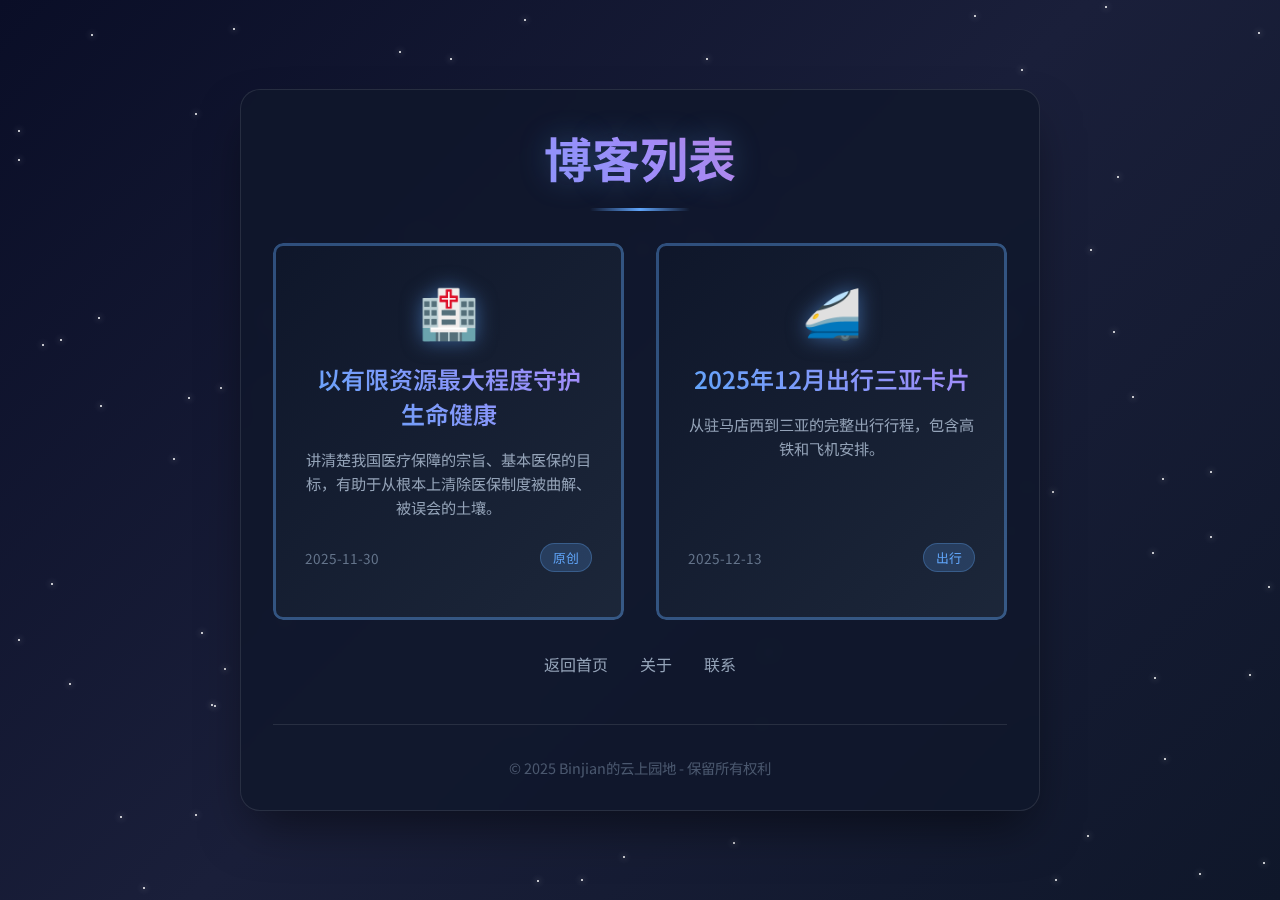
<file: blog.html>
<!DOCTYPE html>
<html lang="zh-CN">
<head>
    <meta charset="UTF-8">
    <meta name="viewport" content="width=device-width, initial-scale=1.0">
    <title>博客列表 | Binjian的秘密园地</title>
    <link rel="stylesheet" href="css/style.css">
    <link rel="preconnect" href="https://fonts.googleapis.com">
    <link rel="preconnect" href="https://fonts.gstatic.com" crossorigin>
    <link href="https://fonts.googleapis.com/css2?family=Noto+Sans+SC:wght@300;400;700&display=swap" rel="stylesheet">
</head>
<body>
    <div class="container">
        <div class="stars"></div>
        <div class="content">
            <header>
                <h1 class="title">博客列表</h1>
                <div class="divider"></div>
            </header>
            <main>
                
                <div class="windows-grid">
                    <article class="window-card" onclick="window.location.href='blog/youxian-ziyuan-shouhu-jiankang.html'">
                        <div class="window-content">
                            <div class="window-symbol">🏥</div>
                            <h2 class="window-title">以有限资源最大程度守护生命健康</h2>
                            <p class="window-description">讲清楚我国医疗保障的宗旨、基本医保的目标，有助于从根本上清除医保制度被曲解、被误会的土壤。</p>
                            <div class="window-meta">
                                <span class="window-date">2025-11-30</span>
                                <span class="window-tag">原创</span>
                            </div>
                        </div>
                        <div class="window-frame"></div>
                    </article>
                    
                    <article class="window-card" onclick="window.location.href='blog/trip-card-20251213.html'">
                        <div class="window-content">
                            <div class="window-symbol">🚄</div>
                            <h2 class="window-title">2025年12月出行三亚卡片</h2>
                            <p class="window-description">从驻马店西到三亚的完整出行行程，包含高铁和飞机安排。</p>
                            <div class="window-meta">
                                <span class="window-date">2025-12-13</span>
                                <span class="window-tag">出行</span>
                            </div>
                        </div>
                        <div class="window-frame"></div>
                    </article>
                </div>
                
                <div class="navigation">
                    <nav>
                        <ul>
                            <li><a href="index.html" class="nav-link">返回首页</a></li>
                            <li><a href="#" class="nav-link">关于</a></li>
                            <li><a href="#" class="nav-link" onclick="showQRCode(); return false;">联系</a></li>
                        </ul>
                    </nav>
                </div>
            </main>
            <footer>
                <p class="footer-text">© 2025 Binjian的云上园地 - 保留所有权利</p>
            </footer>
        </div>
    </div>
    
    <!-- 二维码弹窗 -->
    <div id="qrModal" class="qr-modal">
        <div class="qr-modal-content">
            <span class="qr-close" onclick="closeQRCode()">&times;</span>
            <h3 class="qr-title">联系Binjian</h3>
            <img src="联系二维码.png" alt="联系二维码" class="qr-image">
            <p class="qr-description">扫描二维码添加联系方式</p>
        </div>
    </div>
    
    <script>
        // 创建动态星空背景
        function createStars() {
            const starsContainer = document.querySelector('.stars');
            const numberOfStars = 100;
            
            for (let i = 0; i < numberOfStars; i++) {
                const star = document.createElement('div');
                star.className = 'star';
                star.style.left = Math.random() * 100 + '%';
                star.style.top = Math.random() * 100 + '%';
                star.style.animationDelay = Math.random() * 3 + 's';
                star.style.animationDuration = (Math.random() * 3 + 2) + 's';
                starsContainer.appendChild(star);
            }
        }
        
        window.addEventListener('load', createStars);
        
        // 二维码弹窗功能
        function showQRCode() {
            document.getElementById('qrModal').style.display = 'block';
        }
        
        function closeQRCode() {
            document.getElementById('qrModal').style.display = 'none';
        }
        
        // 点击弹窗外部关闭
        window.onclick = function(event) {
            const modal = document.getElementById('qrModal');
            if (event.target == modal) {
                modal.style.display = 'none';
            }
        }
    </script>
</body>
</html>
</file>
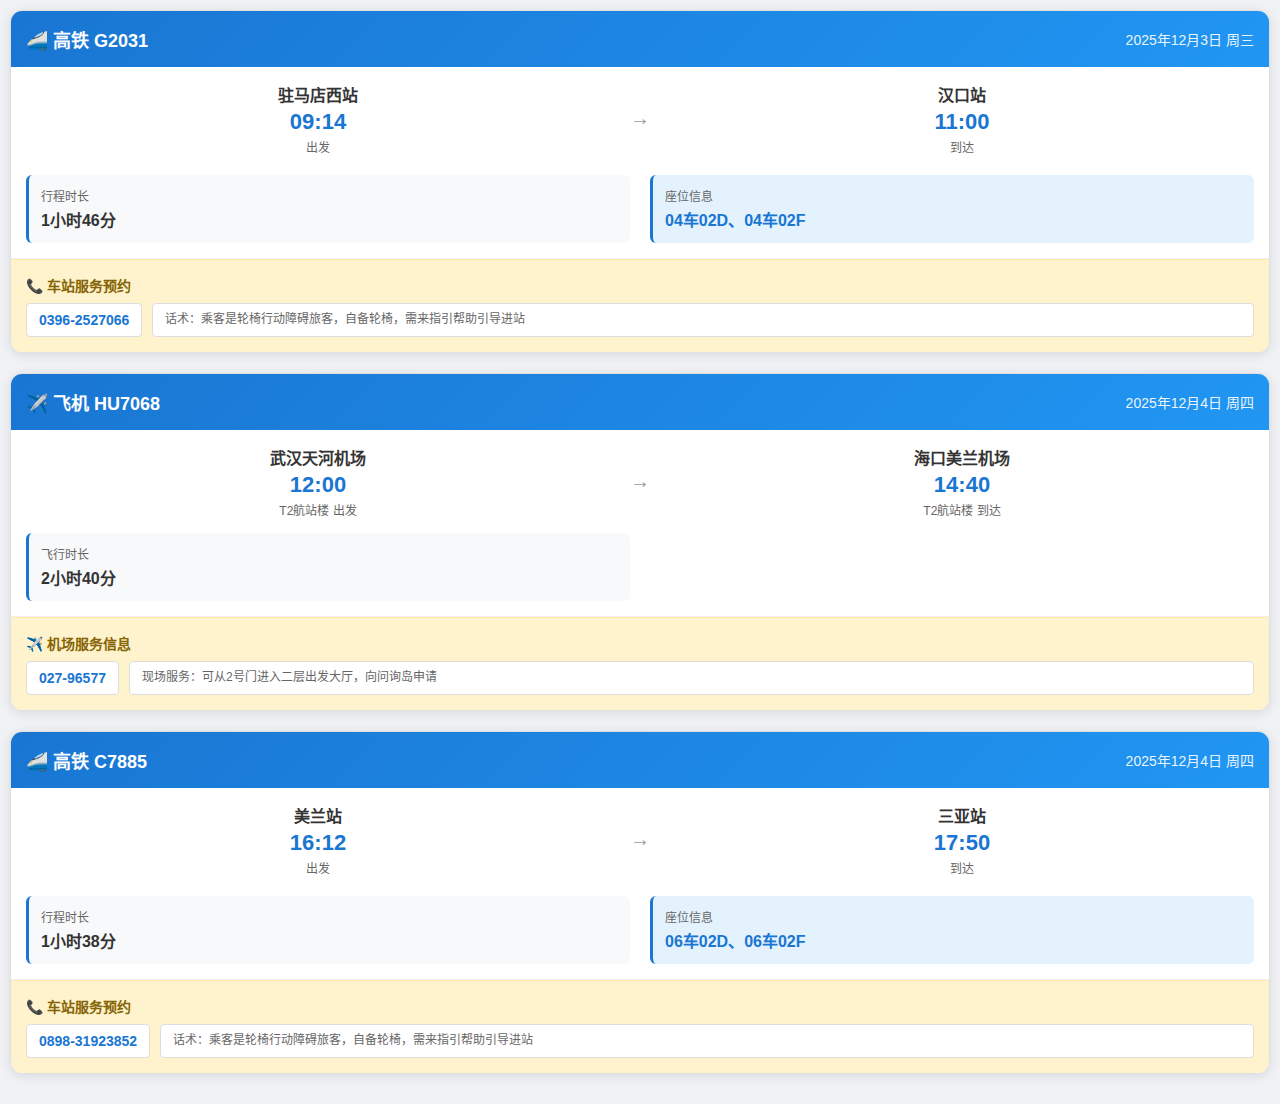
<file: trip_card.html>
<!DOCTYPE html>
<html lang="zh-CN">
<head>
    <meta charset="UTF-8">
    <meta name="viewport" content="width=device-width, initial-scale=1.0">
    <title>出行卡片</title>
    <style>
        * {
            margin: 0;
            padding: 0;
            box-sizing: border-box;
        }

        body {
            font-family: 'Microsoft YaHei', Arial, sans-serif;
            background: #f0f2f5;
            min-height: 100vh;
            padding: 10px;
            margin: 0;
        }

        .trip-container {
            max-width: 100%;
            margin: 0 auto;
        }

        .trip-card {
            background: white;
            border-radius: 12px;
            box-shadow: 0 2px 12px rgba(0, 0, 0, 0.1);
            margin-bottom: 20px;
            overflow: hidden;
            border: 1px solid #e0e0e0;
        }

        .card-header {
            background: linear-gradient(135deg, #1976d2, #2196f3);
            color: white;
            padding: 15px;
            display: flex;
            justify-content: space-between;
            align-items: center;
        }

        .transport-type {
            font-size: 18px;
            font-weight: bold;
            display: flex;
            align-items: center;
            gap: 8px;
        }

        .date-info {
            text-align: right;
            font-size: 14px;
            opacity: 0.9;
        }

        .route-section {
            padding: 15px;
            border-bottom: 1px solid #f0f0f0;
        }

        .route-main {
            display: flex;
            align-items: center;
            justify-content: space-between;
            margin-bottom: 20px;
        }

        .station {
            text-align: center;
            flex: 1;
        }

        .station-name {
            font-size: 16px;
            font-weight: bold;
            color: #333;
            margin-bottom: 3px;
        }

        .station-time {
            font-size: 22px;
            font-weight: bold;
            color: #1976d2;
        }

        .station-date {
            font-size: 12px;
            color: #666;
            margin-top: 3px;
        }

        .route-arrow {
            flex: 0 0 60px;
            text-align: center;
            font-size: 20px;
            color: #999;
        }

        .trip-details {
            display: grid;
            grid-template-columns: 1fr 1fr;
            gap: 20px;
        }

        .detail-item {
            background: #f8f9fa;
            padding: 12px;
            border-radius: 6px;
            border-left: 3px solid #1976d2;
        }

        .detail-label {
            font-size: 12px;
            color: #666;
            margin-bottom: 3px;
        }

        .detail-value {
            font-size: 16px;
            font-weight: bold;
            color: #333;
        }

        .seats {
            background: #e3f2fd;
            border-left-color: #1976d2;
        }

        .seats .detail-value {
            color: #1976d2;
            font-size: 16px;
        }

        .service-section {
            background: #fff3cd;
            padding: 15px;
            border-top: 1px solid #ffeaa7;
        }

        .service-title {
            font-size: 14px;
            font-weight: bold;
            color: #856404;
            margin-bottom: 8px;
            display: flex;
            align-items: center;
            gap: 6px;
        }

        .service-content {
            display: flex;
            gap: 10px;
            align-items: flex-start;
        }

        .service-phone {
            background: white;
            padding: 8px 12px;
            border-radius: 4px;
            border: 1px solid #ddd;
            font-weight: bold;
            color: #1976d2;
            white-space: nowrap;
            font-size: 14px;
        }

        .service-script {
            flex: 1;
            font-size: 12px;
            color: #666;
            line-height: 1.3;
            background: white;
            padding: 8px 12px;
            border-radius: 4px;
            border: 1px solid #ddd;
        }

        .flight-card .route-main {
            margin-bottom: 15px;
        }

        .airport-info {
            display: flex;
            justify-content: space-between;
            margin-top: 10px;
            font-size: 14px;
            color: #666;
        }

        .airport {
            text-align: center;
        }

        .special-notice {
            background: #ffebee;
            border: 1px solid #ffcdd2;
            border-radius: 6px;
            padding: 12px;
            margin-bottom: 15px;
            display: flex;
            align-items: center;
            gap: 8px;
        }

        .special-notice-icon {
            font-size: 20px;
            color: #d32f2f;
        }

        .special-notice-text {
            flex: 1;
            font-size: 13px;
            color: #d32f2f;
            line-height: 1.3;
        }

        @media (max-width: 768px) {
            .trip-container {
                margin: 0;
                padding: 5px;
            }
            
            .route-main {
                flex-direction: row;
                gap: 10px;
                align-items: center;
            }
            
            .route-arrow {
                flex: 0 0 30px;
                font-size: 18px;
            }
            
            .station {
                flex: 1;
                text-align: center;
            }
            
            .trip-details {
                grid-template-columns: 1fr;
                gap: 10px;
            }
            
            .service-content {
                flex-direction: column;
                gap: 8px;
            }
        }
    </style>
</head>
<body>
    <div class="trip-container">
        

        <div class="trip-card">
            <div class="card-header">
                <div class="transport-type">🚄 高铁 G2031</div>
                <div class="date-info">2025年12月3日 周三</div>
            </div>
            
            <div class="route-section">
                <div class="route-main">
                    <div class="station">
                        <div class="station-name">驻马店西站</div>
                        <div class="station-time">09:14</div>
                        <div class="station-date">出发</div>
                    </div>
                    
                    <div class="route-arrow">→</div>
                    
                    <div class="station">
                        <div class="station-name">汉口站</div>
                        <div class="station-time">11:00</div>
                        <div class="station-date">到达</div>
                    </div>
                </div>
                
                <div class="trip-details">
                    <div class="detail-item">
                        <div class="detail-label">行程时长</div>
                        <div class="detail-value">1小时46分</div>
                    </div>
                    
                    <div class="detail-item seats">
                        <div class="detail-label">座位信息</div>
                        <div class="detail-value">04车02D、04车02F</div>
                    </div>
                </div>
            </div>
            
            <div class="service-section">
                <div class="service-title">📞 车站服务预约</div>
                <div class="service-content">
                    <div class="service-phone">0396-2527066</div>
                    <div class="service-script">
                        话术：乘客是轮椅行动障碍旅客，自备轮椅，需来指引帮助引导进站
                    </div>
                </div>
            </div>
        </div>

        <div class="trip-card flight-card">
            <div class="card-header">
                <div class="transport-type">✈️ 飞机 HU7068</div>
                <div class="date-info">2025年12月4日 周四</div>
            </div>
            
            <div class="route-section">
                <div class="route-main">
                    <div class="station">
                        <div class="station-name">武汉天河机场</div>
                        <div class="station-time">12:00</div>
                        <div class="station-date">T2航站楼 出发</div>
                    </div>
                    
                    <div class="route-arrow">→</div>
                    
                    <div class="station">
                        <div class="station-name">海口美兰机场</div>
                        <div class="station-time">14:40</div>
                        <div class="station-date">T2航站楼 到达</div>
                    </div>
                </div>
                
                <div class="trip-details">
                    <div class="detail-item">
                        <div class="detail-label">飞行时长</div>
                        <div class="detail-value">2小时40分</div>
                    </div>
                </div>
            </div>
            
            <div class="service-section">
                <div class="service-title">✈️ 机场服务信息</div>
                <div class="service-content">
                    <div class="service-phone">027-96577</div>
                    <div class="service-script">
                        现场服务：可从2号门进入二层出发大厅，向问询岛申请
                    </div>
                </div>
            </div>
        </div>

        <div class="trip-card">
            <div class="card-header">
                <div class="transport-type">🚄 高铁 C7885</div>
                <div class="date-info">2025年12月4日 周四</div>
            </div>
            
            <div class="route-section">
                <div class="route-main">
                    <div class="station">
                        <div class="station-name">美兰站</div>
                        <div class="station-time">16:12</div>
                        <div class="station-date">出发</div>
                    </div>
                    
                    <div class="route-arrow">→</div>
                    
                    <div class="station">
                        <div class="station-name">三亚站</div>
                        <div class="station-time">17:50</div>
                        <div class="station-date">到达</div>
                    </div>
                </div>
                
                <div class="trip-details">
                    <div class="detail-item">
                        <div class="detail-label">行程时长</div>
                        <div class="detail-value">1小时38分</div>
                    </div>
                    
                    <div class="detail-item seats">
                        <div class="detail-label">座位信息</div>
                        <div class="detail-value">06车02D、06车02F</div>
                    </div>
                </div>
            </div>
            
            <div class="service-section">
                <div class="service-title">📞 车站服务预约</div>
                <div class="service-content">
                    <div class="service-phone">0898-31923852</div>
                    <div class="service-script">
                        话术：乘客是轮椅行动障碍旅客，自备轮椅，需来指引帮助引导进站
                    </div>
                </div>
            </div>
        </div>
    </div>
</body>
</html>
</file>
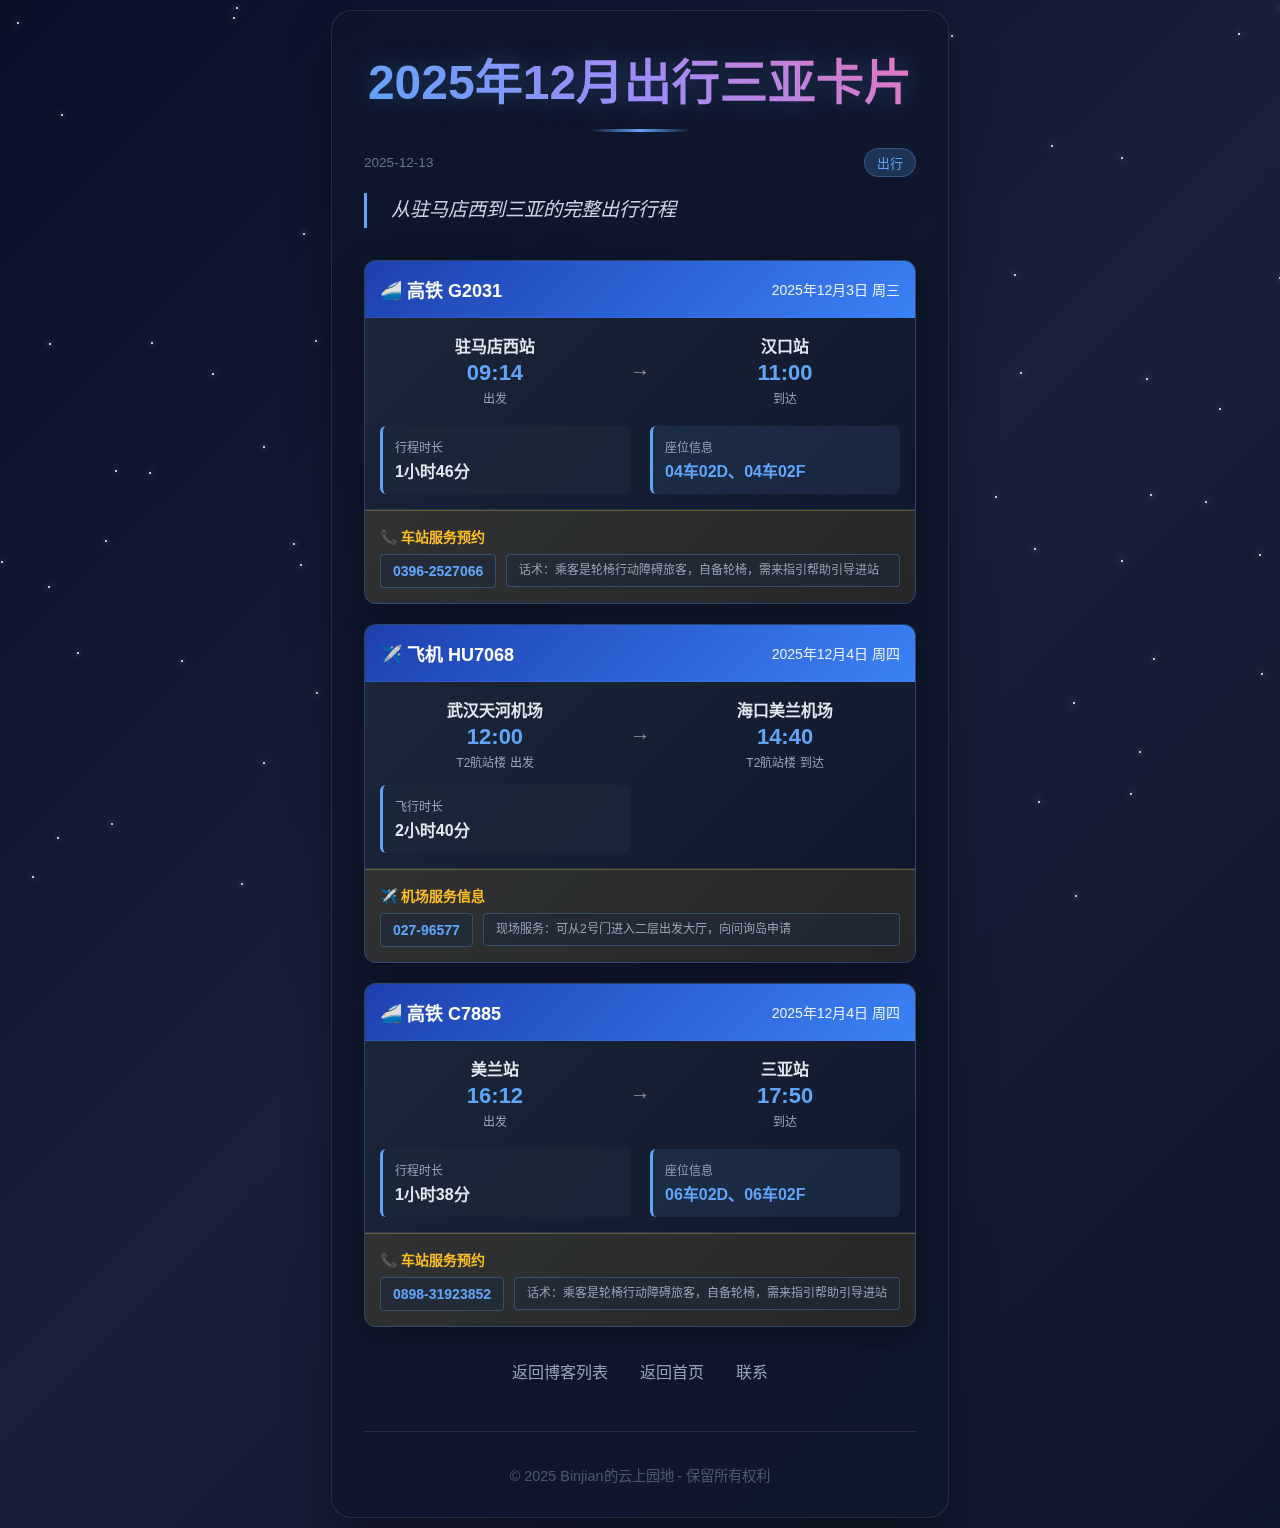
<file: blog/trip-card-20251213.html>
<!DOCTYPE html>
<html lang="zh-CN">
<head>
    <meta charset="UTF-8">
    <meta name="viewport" content="width=device-width, initial-scale=1.0">
    <title>2025年12月出行三亚卡片 | Binjian的云上园地</title>
    <link rel="stylesheet" href="../css/style.css">
    <link rel="preconnect" href="https://fonts.googleapis.com">
    <link rel="preconnect" href="https://fonts.gstatic.com" crossorigin>
    <link href="https://fonts.googleapis.com/css2?family=Noto+Sans+SC:wght@300;400;700&display=swap" rel="stylesheet">
    <style>
        * {
            margin: 0;
            padding: 0;
            box-sizing: border-box;
        }

        body {
            font-family: 'Microsoft YaHei', Arial, sans-serif;
            background: linear-gradient(135deg, #0a0e27 0%, #1a1f3a 50%, #0f172a 100%);
            color: #e2e8f0;
            min-height: 100vh;
            padding: 10px;
            margin: 0;
        }

        .trip-container {
            max-width: 100%;
            margin: 0 auto;
        }

        .trip-card {
            background: linear-gradient(135deg, rgba(30, 41, 59, 0.9), rgba(15, 23, 42, 0.9));
            border-radius: 12px;
            box-shadow: 0 8px 32px rgba(0, 0, 0, 0.3);
            margin-bottom: 20px;
            overflow: hidden;
            border: 1px solid rgba(96, 165, 250, 0.3);
            backdrop-filter: blur(10px);
        }

        .card-header {
            background: linear-gradient(135deg, #1e40af, #3b82f6);
            color: white;
            padding: 15px;
            display: flex;
            justify-content: space-between;
            align-items: center;
            border-bottom: 1px solid rgba(96, 165, 250, 0.2);
        }

        .transport-type {
            font-size: 18px;
            font-weight: bold;
            display: flex;
            align-items: center;
            gap: 8px;
        }

        .date-info {
            text-align: right;
            font-size: 14px;
            opacity: 0.9;
        }

        .route-section {
            padding: 15px;
            border-bottom: 1px solid rgba(96, 165, 250, 0.2);
        }

        .route-main {
            display: flex;
            align-items: center;
            justify-content: space-between;
            margin-bottom: 20px;
        }

        .station {
            text-align: center;
            flex: 1;
        }

        .station-name {
            font-size: 16px;
            font-weight: bold;
            color: #e2e8f0;
            margin-bottom: 3px;
        }

        .station-time {
            font-size: 22px;
            font-weight: bold;
            color: #60a5fa;
        }

        .station-date {
            font-size: 12px;
            color: #94a3b8;
            margin-top: 3px;
        }

        .route-arrow {
            flex: 0 0 60px;
            text-align: center;
            font-size: 20px;
            color: #999;
        }

        .trip-details {
            display: grid;
            grid-template-columns: 1fr 1fr;
            gap: 20px;
        }

        .detail-item {
            background: rgba(30, 41, 59, 0.6);
            padding: 12px;
            border-radius: 6px;
            border-left: 3px solid #60a5fa;
        }

        .detail-label {
            font-size: 12px;
            color: #94a3b8;
            margin-bottom: 3px;
        }

        .detail-value {
            font-size: 16px;
            font-weight: bold;
            color: #e2e8f0;
        }

        .seats {
            background: rgba(96, 165, 250, 0.1);
            border-left-color: #60a5fa;
        }

        .seats .detail-value {
            color: #60a5fa;
            font-size: 16px;
        }

        .service-section {
            background: rgba(251, 191, 36, 0.1);
            padding: 15px;
            border-top: 1px solid rgba(251, 191, 36, 0.3);
        }

        .service-title {
            font-size: 14px;
            font-weight: bold;
            color: #fbbf24;
            margin-bottom: 8px;
            display: flex;
            align-items: center;
            gap: 6px;
        }

        .service-content {
            display: flex;
            gap: 10px;
            align-items: flex-start;
        }

        .service-phone {
            background: rgba(30, 41, 59, 0.6);
            padding: 8px 12px;
            border-radius: 4px;
            border: 1px solid rgba(96, 165, 250, 0.3);
            font-weight: bold;
            color: #60a5fa;
            white-space: nowrap;
            font-size: 14px;
        }

        .service-script {
            flex: 1;
            font-size: 12px;
            color: #94a3b8;
            line-height: 1.3;
            background: rgba(30, 41, 59, 0.6);
            padding: 8px 12px;
            border-radius: 4px;
            border: 1px solid rgba(96, 165, 250, 0.3);
        }

        .flight-card .route-main {
            margin-bottom: 15px;
        }

        .airport-info {
            display: flex;
            justify-content: space-between;
            margin-top: 10px;
            font-size: 14px;
            color: #94a3b8;
        }

        .airport {
            text-align: center;
        }

        .special-notice {
            background: rgba(239, 68, 68, 0.1);
            border: 1px solid rgba(239, 68, 68, 0.3);
            border-radius: 6px;
            padding: 12px;
            margin-bottom: 15px;
            display: flex;
            align-items: center;
            gap: 8px;
        }

        .special-notice-icon {
            font-size: 20px;
            color: #ef4444;
        }

        .special-notice-text {
            flex: 1;
            font-size: 13px;
            color: #ef4444;
            line-height: 1.3;
        }

        @media (max-width: 768px) {
            .trip-container {
                margin: 0;
                padding: 5px;
            }
            
            .route-main {
                flex-direction: row;
                gap: 10px;
                align-items: center;
            }
            
            .route-arrow {
                flex: 0 0 30px;
                font-size: 18px;
            }
            
            .station {
                flex: 1;
                text-align: center;
            }
            
            .trip-details {
                grid-template-columns: 1fr;
                gap: 10px;
            }
            
            .service-content {
                flex-direction: column;
                gap: 8px;
            }
        }
    </style>
</head>
<body>
    <div class="container">
        <div class="stars"></div>
        <div class="content">
            <header>
                <h1 class="title">2025年12月出行三亚卡片</h1>
                <div class="divider"></div>
            </header>
            <main>
                <article class="blog-article">
                    <div class="blog-meta">
                        <span class="blog-date">2025-12-13</span>
                        <span class="blog-tag">出行</span>
                    </div>
                    
                    <div class="blog-content">
                        <p class="blog-intro">从驻马店西到三亚的完整出行行程</p>
                        
                        <div class="trip-container">
        

        <div class="trip-card">
            <div class="card-header">
                <div class="transport-type">🚄 高铁 G2031</div>
                <div class="date-info">2025年12月3日 周三</div>
            </div>
            
            <div class="route-section">
                <div class="route-main">
                    <div class="station">
                        <div class="station-name">驻马店西站</div>
                        <div class="station-time">09:14</div>
                        <div class="station-date">出发</div>
                    </div>
                    
                    <div class="route-arrow">→</div>
                    
                    <div class="station">
                        <div class="station-name">汉口站</div>
                        <div class="station-time">11:00</div>
                        <div class="station-date">到达</div>
                    </div>
                </div>
                
                <div class="trip-details">
                    <div class="detail-item">
                        <div class="detail-label">行程时长</div>
                        <div class="detail-value">1小时46分</div>
                    </div>
                    
                    <div class="detail-item seats">
                        <div class="detail-label">座位信息</div>
                        <div class="detail-value">04车02D、04车02F</div>
                    </div>
                </div>
            </div>
            
            <div class="service-section">
                <div class="service-title">📞 车站服务预约</div>
                <div class="service-content">
                    <div class="service-phone">0396-2527066</div>
                    <div class="service-script">
                        话术：乘客是轮椅行动障碍旅客，自备轮椅，需来指引帮助引导进站
                    </div>
                </div>
            </div>
        </div>

        <div class="trip-card flight-card">
            <div class="card-header">
                <div class="transport-type">✈️ 飞机 HU7068</div>
                <div class="date-info">2025年12月4日 周四</div>
            </div>
            
            <div class="route-section">
                <div class="route-main">
                    <div class="station">
                        <div class="station-name">武汉天河机场</div>
                        <div class="station-time">12:00</div>
                        <div class="station-date">T2航站楼 出发</div>
                    </div>
                    
                    <div class="route-arrow">→</div>
                    
                    <div class="station">
                        <div class="station-name">海口美兰机场</div>
                        <div class="station-time">14:40</div>
                        <div class="station-date">T2航站楼 到达</div>
                    </div>
                </div>
                
                <div class="trip-details">
                    <div class="detail-item">
                        <div class="detail-label">飞行时长</div>
                        <div class="detail-value">2小时40分</div>
                    </div>
                </div>
            </div>
            
            <div class="service-section">
                <div class="service-title">✈️ 机场服务信息</div>
                <div class="service-content">
                    <div class="service-phone">027-96577</div>
                    <div class="service-script">
                        现场服务：可从2号门进入二层出发大厅，向问询岛申请
                    </div>
                </div>
            </div>
        </div>

        <div class="trip-card">
            <div class="card-header">
                <div class="transport-type">🚄 高铁 C7885</div>
                <div class="date-info">2025年12月4日 周四</div>
            </div>
            
            <div class="route-section">
                <div class="route-main">
                    <div class="station">
                        <div class="station-name">美兰站</div>
                        <div class="station-time">16:12</div>
                        <div class="station-date">出发</div>
                    </div>
                    
                    <div class="route-arrow">→</div>
                    
                    <div class="station">
                        <div class="station-name">三亚站</div>
                        <div class="station-time">17:50</div>
                        <div class="station-date">到达</div>
                    </div>
                </div>
                
                <div class="trip-details">
                    <div class="detail-item">
                        <div class="detail-label">行程时长</div>
                        <div class="detail-value">1小时38分</div>
                    </div>
                    
                    <div class="detail-item seats">
                        <div class="detail-label">座位信息</div>
                        <div class="detail-value">06车02D、06车02F</div>
                    </div>
                </div>
            </div>
            
            <div class="service-section">
                <div class="service-title">📞 车站服务预约</div>
                <div class="service-content">
                    <div class="service-phone">0898-31923852</div>
                    <div class="service-script">
                        话术：乘客是轮椅行动障碍旅客，自备轮椅，需来指引帮助引导进站
                    </div>
                </div>
            </div>
        </div>
    </div>
                    </div>
                </article>
                
                <div class="navigation">
                    <nav>
                        <ul>
                            <li><a href="../blog.html" class="nav-link">返回博客列表</a></li>
                            <li><a href="../index.html" class="nav-link">返回首页</a></li>
                            <li><a href="#" class="nav-link" onclick="showQRCode(); return false;">联系</a></li>
                        </ul>
                    </nav>
                </div>
            </main>
            <footer>
                <p class="footer-text">© 2025 Binjian的云上园地 - 保留所有权利</p>
            </footer>
        </div>
    </div>
    
    <!-- 二维码弹窗 -->
    <div id="qrModal" class="qr-modal">
        <div class="qr-modal-content">
            <span class="qr-close" onclick="closeQRCode()">&times;</span>
            <h3 class="qr-title">联系Binjian</h3>
            <img src="../联系二维码.png" alt="联系二维码" class="qr-image">
            <p class="qr-description">扫描二维码添加联系方式</p>
        </div>
    </div>
    
    <script>
        // 创建动态星空背景
        function createStars() {
            const starsContainer = document.querySelector('.stars');
            const numberOfStars = 100;
            
            for (let i = 0; i < numberOfStars; i++) {
                const star = document.createElement('div');
                star.className = 'star';
                star.style.left = Math.random() * 100 + '%';
                star.style.top = Math.random() * 100 + '%';
                star.style.animationDelay = Math.random() * 3 + 's';
                star.style.animationDuration = (Math.random() * 3 + 2) + 's';
                starsContainer.appendChild(star);
            }
        }
        
        window.addEventListener('load', createStars);
        
        // 二维码弹窗功能
        function showQRCode() {
            document.getElementById('qrModal').style.display = 'block';
        }
        
        function closeQRCode() {
            document.getElementById('qrModal').style.display = 'none';
        }
        
        // 点击弹窗外部关闭
        window.onclick = function(event) {
            const modal = document.getElementById('qrModal');
            if (event.target == modal) {
                modal.style.display = 'none';
            }
        }
    </script>
</body>
</html>
</file>
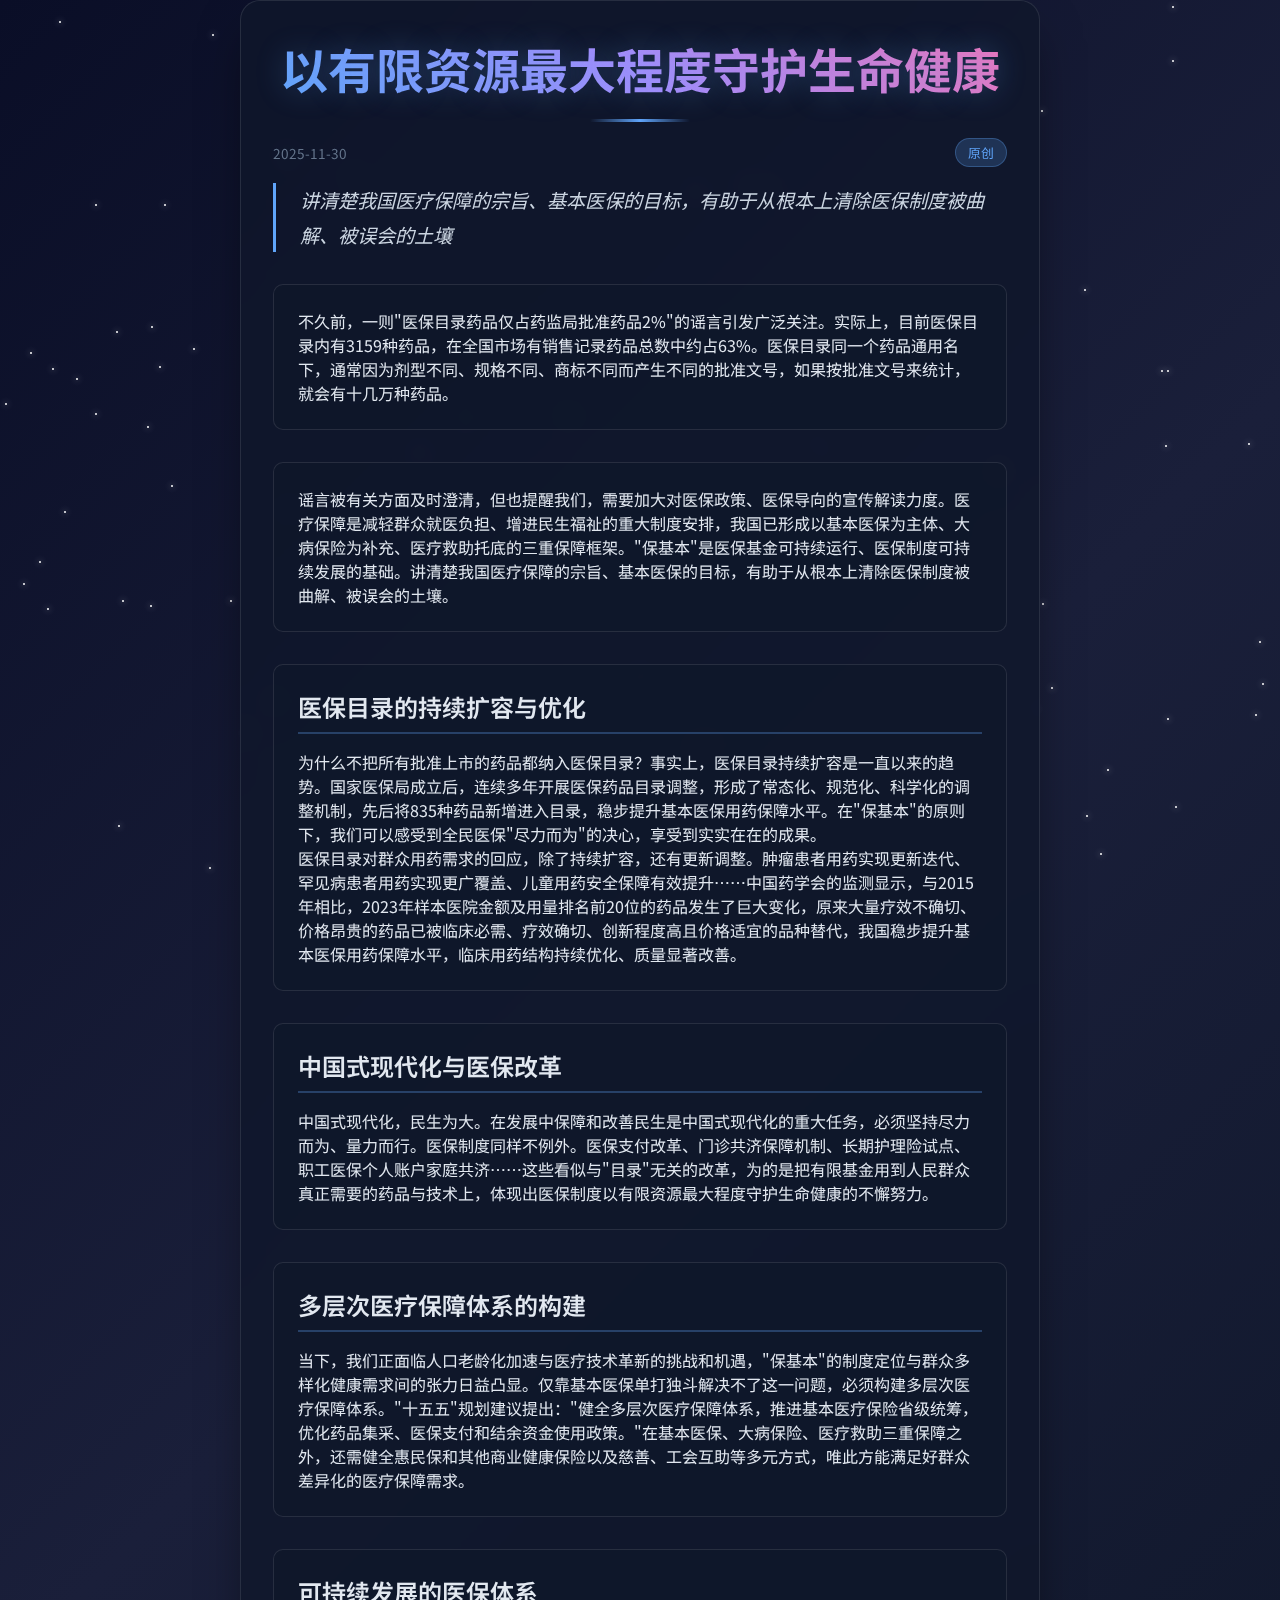
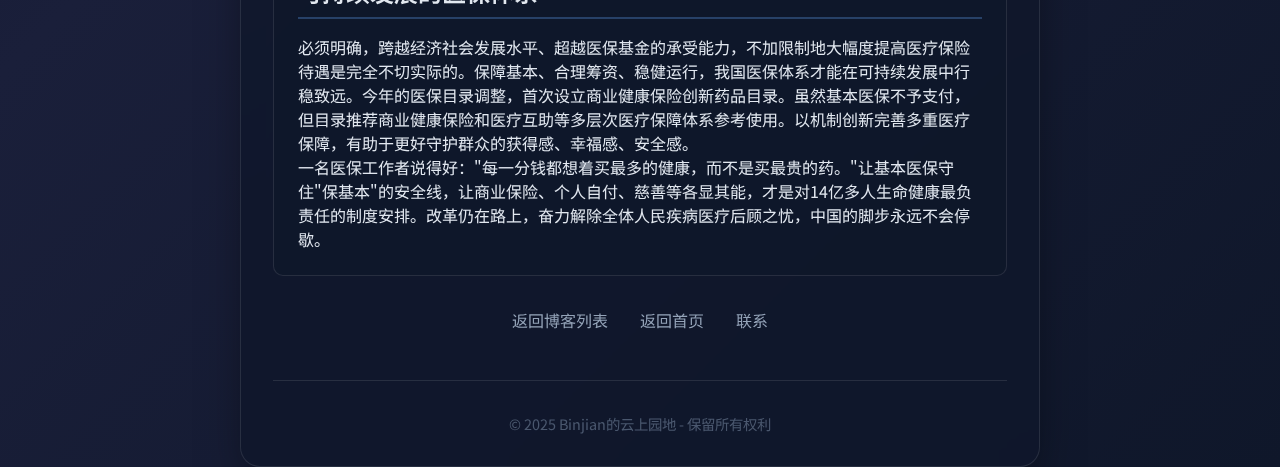
<file: blog/youxian-ziyuan-shouhu-jiankang.html>
<!DOCTYPE html>
<html lang="zh-CN">
<head>
    <meta charset="UTF-8">
    <meta name="viewport" content="width=device-width, initial-scale=1.0">
    <title>以有限资源最大程度守护生命健康 | Binjian的云上园地</title>
    <link rel="stylesheet" href="../css/style.css">
    <link rel="preconnect" href="https://fonts.googleapis.com">
    <link rel="preconnect" href="https://fonts.gstatic.com" crossorigin>
    <link href="https://fonts.googleapis.com/css2?family=Noto+Sans+SC:wght@300;400;700&display=swap" rel="stylesheet">
</head>
<body>
    <div class="container">
        <div class="stars"></div>
        <div class="content">
            <header>
                <h1 class="title">以有限资源最大程度守护生命健康</h1>
                <div class="divider"></div>
            </header>
            <main>
                <article class="blog-article">
                    <div class="blog-meta">
                        <span class="blog-date">2025-11-30</span>
                        <span class="blog-tag">原创</span>
                    </div>
                    
                    <div class="blog-content">
                        <p class="blog-intro">讲清楚我国医疗保障的宗旨、基本医保的目标，有助于从根本上清除医保制度被曲解、被误会的土壤</p>
                        
                        <div class="blog-section">
                            <p>不久前，一则"医保目录药品仅占药监局批准药品2%"的谣言引发广泛关注。实际上，目前医保目录内有3159种药品，在全国市场有销售记录药品总数中约占63%。医保目录同一个药品通用名下，通常因为剂型不同、规格不同、商标不同而产生不同的批准文号，如果按批准文号来统计，就会有十几万种药品。</p>
                        </div>
                        
                        <div class="blog-section">
                            <p>谣言被有关方面及时澄清，但也提醒我们，需要加大对医保政策、医保导向的宣传解读力度。医疗保障是减轻群众就医负担、增进民生福祉的重大制度安排，我国已形成以基本医保为主体、大病保险为补充、医疗救助托底的三重保障框架。"保基本"是医保基金可持续运行、医保制度可持续发展的基础。讲清楚我国医疗保障的宗旨、基本医保的目标，有助于从根本上清除医保制度被曲解、被误会的土壤。</p>
                        </div>
                        
                        <div class="blog-section">
                            <h2 class="section-title">医保目录的持续扩容与优化</h2>
                            <p>为什么不把所有批准上市的药品都纳入医保目录？事实上，医保目录持续扩容是一直以来的趋势。国家医保局成立后，连续多年开展医保药品目录调整，形成了常态化、规范化、科学化的调整机制，先后将835种药品新增进入目录，稳步提升基本医保用药保障水平。在"保基本"的原则下，我们可以感受到全民医保"尽力而为"的决心，享受到实实在在的成果。</p>
                            
                            <p>医保目录对群众用药需求的回应，除了持续扩容，还有更新调整。肿瘤患者用药实现更新迭代、罕见病患者用药实现更广覆盖、儿童用药安全保障有效提升……中国药学会的监测显示，与2015年相比，2023年样本医院金额及用量排名前20位的药品发生了巨大变化，原来大量疗效不确切、价格昂贵的药品已被临床必需、疗效确切、创新程度高且价格适宜的品种替代，我国稳步提升基本医保用药保障水平，临床用药结构持续优化、质量显著改善。</p>
                        </div>
                        
                        <div class="blog-section">
                            <h2 class="section-title">中国式现代化与医保改革</h2>
                            <p>中国式现代化，民生为大。在发展中保障和改善民生是中国式现代化的重大任务，必须坚持尽力而为、量力而行。医保制度同样不例外。医保支付改革、门诊共济保障机制、长期护理险试点、职工医保个人账户家庭共济……这些看似与"目录"无关的改革，为的是把有限基金用到人民群众真正需要的药品与技术上，体现出医保制度以有限资源最大程度守护生命健康的不懈努力。</p>
                        </div>
                        
                        <div class="blog-section">
                            <h2 class="section-title">多层次医疗保障体系的构建</h2>
                            <p>当下，我们正面临人口老龄化加速与医疗技术革新的挑战和机遇，"保基本"的制度定位与群众多样化健康需求间的张力日益凸显。仅靠基本医保单打独斗解决不了这一问题，必须构建多层次医疗保障体系。"十五五"规划建议提出："健全多层次医疗保障体系，推进基本医疗保险省级统筹，优化药品集采、医保支付和结余资金使用政策。"在基本医保、大病保险、医疗救助三重保障之外，还需健全惠民保和其他商业健康保险以及慈善、工会互助等多元方式，唯此方能满足好群众差异化的医疗保障需求。</p>
                        </div>
                        
                        <div class="blog-section">
                            <h2 class="section-title">可持续发展的医保体系</h2>
                            <p>必须明确，跨越经济社会发展水平、超越医保基金的承受能力，不加限制地大幅度提高医疗保险待遇是完全不切实际的。保障基本、合理筹资、稳健运行，我国医保体系才能在可持续发展中行稳致远。今年的医保目录调整，首次设立商业健康保险创新药品目录。虽然基本医保不予支付，但目录推荐商业健康保险和医疗互助等多层次医疗保障体系参考使用。以机制创新完善多重医疗保障，有助于更好守护群众的获得感、幸福感、安全感。</p>
                            
                            <p>一名医保工作者说得好："每一分钱都想着买最多的健康，而不是买最贵的药。"让基本医保守住"保基本"的安全线，让商业保险、个人自付、慈善等各显其能，才是对14亿多人生命健康最负责任的制度安排。改革仍在路上，奋力解除全体人民疾病医疗后顾之忧，中国的脚步永远不会停歇。</p>
                        </div>
                    </div>
                </article>
                
                <div class="navigation">
                    <nav>
                        <ul>
                            <li><a href="../blog.html" class="nav-link">返回博客列表</a></li>
                            <li><a href="../index.html" class="nav-link">返回首页</a></li>
                            <li><a href="#" class="nav-link" onclick="showQRCode(); return false;">联系</a></li>
                        </ul>
                    </nav>
                </div>
            </main>
            <footer>
                <p class="footer-text">© 2025 Binjian的云上园地 - 保留所有权利</p>
            </footer>
        </div>
    </div>
    
    <!-- 二维码弹窗 -->
    <div id="qrModal" class="qr-modal">
        <div class="qr-modal-content">
            <span class="qr-close" onclick="closeQRCode()">&times;</span>
            <h3 class="qr-title">联系Binjian</h3>
            <img src="../联系二维码.png" alt="联系二维码" class="qr-image">
            <p class="qr-description">扫描二维码添加联系方式</p>
        </div>
    </div>
    
    <script>
        // 创建动态星空背景
        function createStars() {
            const starsContainer = document.querySelector('.stars');
            const numberOfStars = 100;
            
            for (let i = 0; i < numberOfStars; i++) {
                const star = document.createElement('div');
                star.className = 'star';
                star.style.left = Math.random() * 100 + '%';
                star.style.top = Math.random() * 100 + '%';
                star.style.animationDelay = Math.random() * 3 + 's';
                star.style.animationDuration = (Math.random() * 3 + 2) + 's';
                starsContainer.appendChild(star);
            }
        }
        
        window.addEventListener('load', createStars);
        
        // 二维码弹窗功能
        function showQRCode() {
            document.getElementById('qrModal').style.display = 'block';
        }
        
        function closeQRCode() {
            document.getElementById('qrModal').style.display = 'none';
        }
        
        // 点击弹窗外部关闭
        window.onclick = function(event) {
            const modal = document.getElementById('qrModal');
            if (event.target == modal) {
                modal.style.display = 'none';
            }
        }
    </script>
</body>
</html>
</file>
<file: css/style.css>
/* 基础样式重置 */
* {
    margin: 0;
    padding: 0;
    box-sizing: border-box;
}

body {
    font-family: 'Noto Sans SC', sans-serif;
    background: linear-gradient(135deg, #0a0e27 0%, #1a1f3a 50%, #0f172a 100%);
    color: #e2e8f0;
    min-height: 100vh;
    overflow-x: hidden;
}

/* 容器和星空背景 */
.container {
    position: relative;
    min-height: 100vh;
    display: flex;
    align-items: center;
    justify-content: center;
}

.stars {
    position: fixed;
    top: 0;
    left: 0;
    width: 100%;
    height: 100%;
    pointer-events: none;
    z-index: 1;
}

.star {
    position: absolute;
    width: 2px;
    height: 2px;
    background: #fff;
    border-radius: 50%;
    box-shadow: 0 0 6px #fff;
    animation: twinkle 3s infinite;
}

@keyframes twinkle {
    0%, 100% { opacity: 0.3; }
    50% { opacity: 1; }
}

/* 主要内容区域 */
.content {
    position: relative;
    z-index: 2;
    text-align: center;
    max-width: 800px;
    padding: 2rem;
    background: rgba(15, 23, 42, 0.8);
    border-radius: 20px;
    backdrop-filter: blur(10px);
    border: 1px solid rgba(255, 255, 255, 0.1);
    box-shadow: 0 25px 50px -12px rgba(0, 0, 0, 0.5);
}

/* 标题样式 */
.title {
    font-size: 3rem;
    font-weight: 700;
    margin-bottom: 1rem;
    background: linear-gradient(45deg, #60a5fa, #a78bfa, #f472b6);
    -webkit-background-clip: text;
    -webkit-text-fill-color: transparent;
    background-clip: text;
    text-shadow: 0 0 30px rgba(96, 165, 250, 0.3);
    display: flex;
    flex-direction: column;
    align-items: center;
    gap: 0.5rem;
}

.title-line:nth-child(1) {
    display: block;
    font-size: 1.5rem;
    font-weight: 400;
    color: #cbd5e1;
    text-shadow: none;
}

.title-line:nth-child(2) {
    display: block;
    font-size: inherit;
    font-weight: inherit;
    background: inherit;
    -webkit-background-clip: inherit;
    -webkit-text-fill-color: inherit;
    background-clip: inherit;
    text-shadow: inherit;
}

.title-line:nth-child(3) {
    display: block;
    font-size: 1.2rem;
    font-weight: 300;
    color: #94a3b8;
    text-shadow: none;
}

.error-title {
    font-size: 5rem;
    font-weight: 700;
    margin-bottom: 1rem;
    color: #ef4444;
    text-shadow: 0 0 30px rgba(239, 68, 68, 0.5);
}

/* 分隔线 */
.divider {
    width: 100px;
    height: 3px;
    background: linear-gradient(90deg, transparent, #60a5fa, transparent);
    margin: 1rem auto;
    border-radius: 2px;
}

/* 欢迎文本 */
.welcome-text {
    font-size: 1.25rem;
    line-height: 1.8;
    color: #cbd5e1;
    margin-bottom: 2rem;
    opacity: 0.9;
}

/* 错误页面样式 */
.error-content {
    display: flex;
    flex-direction: column;
    align-items: center;
    gap: 1.5rem;
}

.error-message {
    font-size: 1.5rem;
    font-weight: 300;
    color: #94a3b8;
    margin-bottom: 1rem;
}

.error-description {
    font-size: 1.1rem;
    color: #64748b;
    max-width: 500px;
    line-height: 1.6;
}

/* 神秘盒子 */
.mystery-box {
    background: linear-gradient(135deg, rgba(96, 165, 250, 0.1), rgba(167, 139, 250, 0.1));
    border: 1px solid rgba(96, 165, 250, 0.3);
    border-radius: 15px;
    padding: 2rem;
    margin: 2rem 0;
    position: relative;
    overflow: hidden;
}

.mystery-box::before {
    content: '';
    position: absolute;
    top: -50%;
    left: -50%;
    width: 200%;
    height: 200%;
    background: linear-gradient(45deg, transparent, rgba(96, 165, 250, 0.1), transparent);
    animation: shimmer 3s infinite;
}

@keyframes shimmer {
    0% { transform: rotate(0deg); }
    100% { transform: rotate(360deg); }
}

.box-content {
    position: relative;
    z-index: 1;
}

.mystery-text {
    font-size: 1.1rem;
    color: #e2e8f0;
    margin-bottom: 1.5rem;
    font-style: italic;
}

/* 按钮样式 */
.explore-btn {
    background: linear-gradient(45deg, #60a5fa, #a78bfa);
    color: white;
    border: none;
    padding: 0.75rem 2rem;
    font-size: 1rem;
    border-radius: 25px;
    cursor: pointer;
    transition: all 0.3s ease;
    font-weight: 500;
    margin: 0.5rem;
    box-shadow: 0 4px 15px rgba(96, 165, 250, 0.3);
}

.explore-btn:hover {
    transform: translateY(-2px);
    box-shadow: 0 6px 20px rgba(96, 165, 250, 0.4);
    background: linear-gradient(45deg, #3b82f6, #8b5cf6);
}

.explore-btn.secondary {
    background: transparent;
    border: 1px solid #60a5fa;
    color: #60a5fa;
}

.explore-btn.secondary:hover {
    background: rgba(96, 165, 250, 0.1);
    border-color: #3b82f6;
    color: #3b82f6;
}

/* 导航样式 */
.navigation {
    margin-top: 2rem;
}

nav ul {
    list-style: none;
    display: flex;
    justify-content: center;
    gap: 2rem;
    flex-wrap: wrap;
}

.nav-link {
    color: #94a3b8;
    text-decoration: none;
    font-size: 1rem;
    transition: all 0.3s ease;
    position: relative;
}

.nav-link::after {
    content: '';
    position: absolute;
    bottom: -5px;
    left: 0;
    width: 0;
    height: 2px;
    background: linear-gradient(90deg, #60a5fa, #a78bfa);
    transition: width 0.3s ease;
}

.nav-link:hover {
    color: #60a5fa;
}

.nav-link:hover::after {
    width: 100%;
}

/* 页脚样式 */
footer {
    margin-top: 3rem;
    padding-top: 2rem;
    border-top: 1px solid rgba(255, 255, 255, 0.1);
}

.footer-text {
    color: #64748b;
    font-size: 0.9rem;
    opacity: 0.7;
}

/* 窗户相关样式 */
.windows-grid {
    display: grid;
    grid-template-columns: repeat(auto-fit, minmax(300px, 1fr));
    gap: 2rem;
    margin: 2rem 0;
}

.window-card {
    position: relative;
    background: linear-gradient(135deg, rgba(15, 23, 42, 0.9), rgba(30, 41, 59, 0.9));
    border-radius: 10px;
    overflow: hidden;
    transition: all 0.4s ease;
    cursor: pointer;
    min-height: 350px;
}

.window-card:hover {
    transform: translateY(-8px) scale(1.02);
    box-shadow: 0 20px 40px rgba(96, 165, 250, 0.4);
}

.window-card.locked {
    opacity: 0.7;
    cursor: not-allowed;
}

.window-card.locked:hover {
    transform: translateY(-4px);
    box-shadow: 0 10px 20px rgba(107, 114, 128, 0.3);
}

.window-frame {
    position: absolute;
    top: 0;
    left: 0;
    right: 0;
    bottom: 0;
    border: 3px solid rgba(96, 165, 250, 0.4);
    border-radius: 10px;
    pointer-events: none;
    transition: all 0.3s ease;
}

.window-frame.locked {
    border-color: rgba(107, 114, 128, 0.5);
    border-style: dashed;
}

.window-card:hover .window-frame:not(.locked) {
    border-color: rgba(96, 165, 250, 0.6);
    box-shadow: inset 0 0 20px rgba(96, 165, 250, 0.2);
}

.window-content {
    padding: 2rem;
    height: 100%;
    display: flex;
    flex-direction: column;
    position: relative;
    z-index: 2;
}

.window-symbol {
    font-size: 3rem;
    text-align: center;
    margin-bottom: 1rem;
    filter: drop-shadow(0 0 10px rgba(96, 165, 250, 0.5));
}

.window-title {
    font-size: 1.5rem;
    font-weight: 600;
    color: #e2e8f0;
    margin-bottom: 1rem;
    text-align: center;
    background: linear-gradient(45deg, #60a5fa, #a78bfa);
    -webkit-background-clip: text;
    -webkit-text-fill-color: transparent;
    background-clip: text;
}

.window-description {
    color: #94a3b8;
    line-height: 1.6;
    margin-bottom: 1.5rem;
    font-size: 0.95rem;
    flex-grow: 1;
}

.window-meta {
    display: flex;
    justify-content: space-between;
    align-items: center;
    margin-bottom: 1rem;
    font-size: 0.85rem;
}

.window-date {
    color: #64748b;
}

.window-tag {
    background: rgba(96, 165, 250, 0.2);
    color: #60a5fa;
    padding: 0.25rem 0.75rem;
    border-radius: 15px;
    font-size: 0.8rem;
    border: 1px solid rgba(96, 165, 250, 0.3);
}

/* 保留原博客样式以备后用 */
.blog-grid {
    display: grid;
    grid-template-columns: repeat(auto-fit, minmax(300px, 1fr));
    gap: 2rem;
    margin: 2rem 0;
}

.blog-card {
    background: linear-gradient(135deg, rgba(96, 165, 250, 0.1), rgba(167, 139, 250, 0.1));
    border: 1px solid rgba(96, 165, 250, 0.3);
    border-radius: 15px;
    padding: 2rem;
    transition: all 0.3s ease;
    position: relative;
    overflow: hidden;
}

.blog-card:hover {
    transform: translateY(-5px);
    box-shadow: 0 10px 30px rgba(96, 165, 250, 0.3);
    border-color: rgba(96, 165, 250, 0.5);
}

.blog-card.placeholder {
    opacity: 0.7;
    border-style: dashed;
}

.blog-content {
    position: relative;
    z-index: 1;
}

.blog-title {
    font-size: 1.5rem;
    font-weight: 600;
    color: #e2e8f0;
    margin-bottom: 1rem;
    background: linear-gradient(45deg, #60a5fa, #a78bfa);
    -webkit-background-clip: text;
    -webkit-text-fill-color: transparent;
    background-clip: text;
}

.blog-excerpt {
    color: #94a3b8;
    line-height: 1.6;
    margin-bottom: 1.5rem;
    font-size: 0.95rem;
}

.blog-meta {
    display: flex;
    justify-content: space-between;
    align-items: center;
    margin-bottom: 1rem;
    font-size: 0.85rem;
}

.blog-date {
    color: #64748b;
}

.blog-tag {
    background: rgba(96, 165, 250, 0.2);
    color: #60a5fa;
    padding: 0.25rem 0.75rem;
    border-radius: 15px;
    font-size: 0.8rem;
    border: 1px solid rgba(96, 165, 250, 0.3);
}

.read-more {
    color: #60a5fa;
    text-decoration: none;
    font-weight: 500;
    transition: all 0.3s ease;
    display: inline-block;
}

.read-more:hover {
    color: #3b82f6;
    transform: translateX(5px);
}

.read-more.disabled {
    color: #64748b;
    cursor: not-allowed;
    opacity: 0.6;
}

.read-more.disabled:hover {
    transform: none;
}

/* 博客文章页面样式 */
.blog-article {
    max-width: 800px;
    margin: 0 auto;
    text-align: left;
}

.blog-intro {
    font-size: 1.2rem;
    color: #cbd5e1;
    line-height: 1.8;
    margin-bottom: 2rem;
    font-style: italic;
    border-left: 3px solid #60a5fa;
    padding-left: 1.5rem;
}

.blog-section {
    margin-bottom: 2rem;
    background: rgba(15, 23, 42, 0.6);
    border-radius: 10px;
    padding: 1.5rem;
    border: 1px solid rgba(255, 255, 255, 0.1);
}

.section-title {
    font-size: 1.5rem;
    font-weight: 600;
    color: #e2e8f0;
    margin-bottom: 1rem;
    padding-bottom: 0.5rem;
    border-bottom: 2px solid rgba(96, 165, 250, 0.3);
}

.subsection {
    margin-bottom: 1.5rem;
}

.subsection h3 {
    font-size: 1.2rem;
    color: #cbd5e1;
    margin-bottom: 0.75rem;
    font-weight: 500;
}

.blog-content ul {
    list-style: none;
    padding-left: 0;
}

.blog-content ul li {
    color: #94a3b8;
    margin-bottom: 0.5rem;
    padding-left: 1.5rem;
    position: relative;
    line-height: 1.6;
}

.blog-content ul li::before {
    content: '▸';
    position: absolute;
    left: 0;
    color: #60a5fa;
    font-weight: bold;
}

.blog-content ul ul {
    padding-left: 2rem;
    margin-top: 0.5rem;
}

.blog-content ul ul li::before {
    content: '▹';
    color: #a78bfa;
}

/* 二维码弹窗样式 */
.qr-modal {
    display: none;
    position: fixed;
    z-index: 1000;
    left: 0;
    top: 0;
    width: 100%;
    height: 100%;
    background-color: rgba(0, 0, 0, 0.8);
    backdrop-filter: blur(5px);
}

.qr-modal-content {
    position: relative;
    background: linear-gradient(135deg, #1a1f3a, #0f172a);
    margin: 10% auto;
    padding: 2rem;
    border: 2px solid rgba(96, 165, 250, 0.3);
    border-radius: 15px;
    width: 300px;
    max-width: 90%;
    text-align: center;
    box-shadow: 0 25px 50px rgba(0, 0, 0, 0.5);
}

.qr-close {
    position: absolute;
    right: 15px;
    top: 15px;
    color: #94a3b8;
    font-size: 28px;
    font-weight: bold;
    cursor: pointer;
    transition: all 0.3s ease;
}

.qr-close:hover {
    color: #60a5fa;
    transform: rotate(90deg);
}

.qr-title {
    color: #e2e8f0;
    font-size: 1.2rem;
    margin-bottom: 1rem;
    font-weight: 600;
}

.qr-image {
    max-width: 200px;
    height: auto;
    border-radius: 10px;
    border: 1px solid rgba(96, 165, 250, 0.3);
    margin-bottom: 1rem;
}

.qr-description {
    color: #94a3b8;
    font-size: 0.9rem;
    line-height: 1.5;
}

/* 响应式设计 */
@media (max-width: 768px) {
    .content {
        margin: 1rem;
        padding: 1.5rem;
    }
    
    .title {
        font-size: 2rem;
    }
    
    .error-title {
        font-size: 3rem;
    }
    
    .welcome-text {
        font-size: 1rem;
    }
    
    nav ul {
        flex-direction: column;
        gap: 1rem;
    }
    
    .mystery-box {
        padding: 1.5rem;
    }
}

@media (max-width: 480px) {
    .content {
        padding: 1rem;
    }
    
    .title {
        font-size: 1.5rem;
    }
    
    .error-title {
        font-size: 2rem;
    }
    
    .explore-btn {
        padding: 0.5rem 1.5rem;
        font-size: 0.9rem;
    }
    
    .windows-grid {
        grid-template-columns: 1fr;
        gap: 1rem;
    }
    
    .window-card {
        min-height: 300px;
    }
    
    .window-content {
        padding: 1.5rem;
    }
    
    .window-symbol {
        font-size: 2.5rem;
    }
    
    .window-title {
        font-size: 1.3rem;
    }
    
    .blog-grid {
        grid-template-columns: 1fr;
        gap: 1rem;
    }
    
    .blog-card {
        padding: 1.5rem;
    }
    
    .blog-title {
        font-size: 1.3rem;
    }
    
    .blog-article {
        padding: 0 0.5rem;
    }
    
    .blog-section {
        padding: 1rem;
    }
    
    .section-title {
        font-size: 1.3rem;
    }
}
</file>
